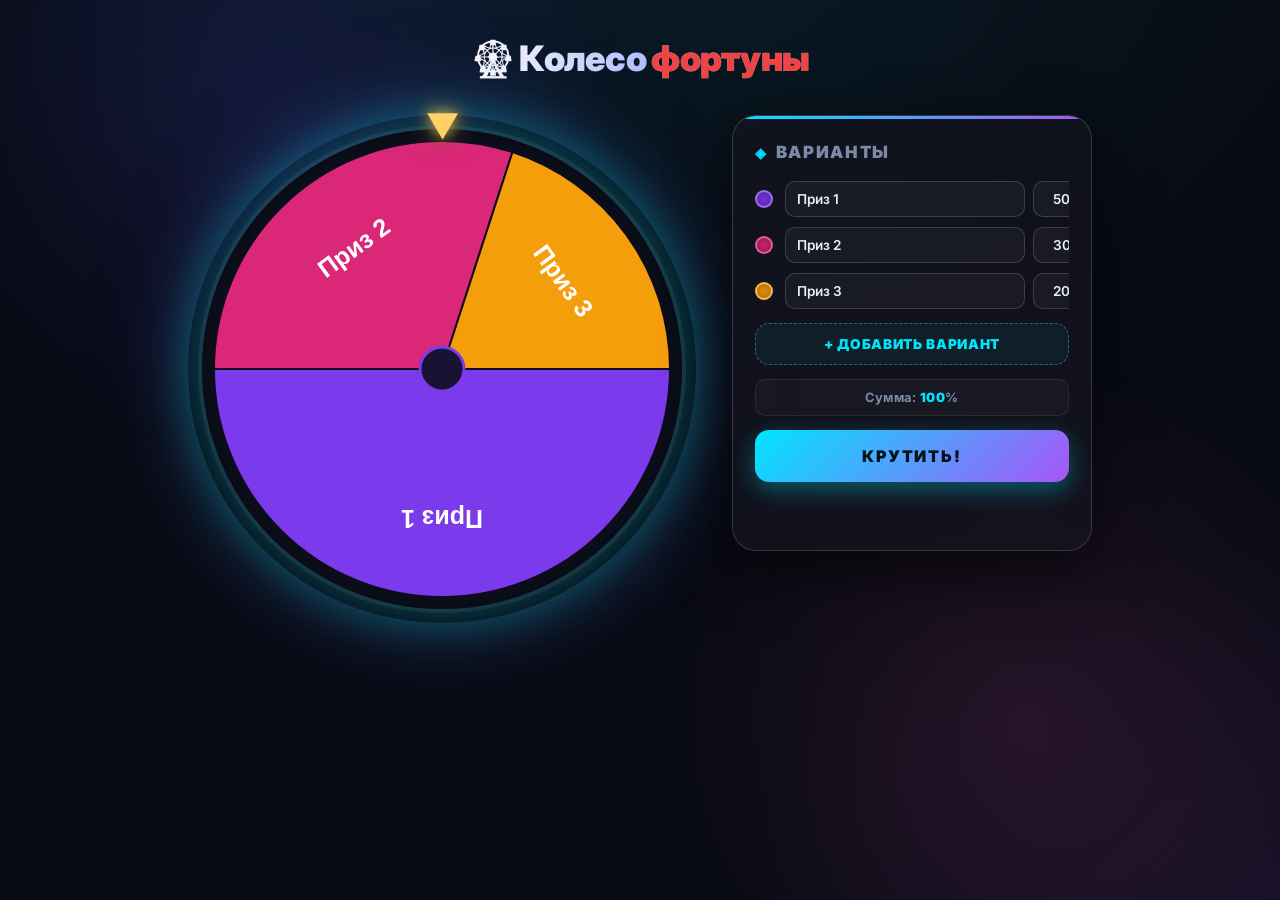
<file: index.html>
<!DOCTYPE html>
<html lang="ru">
<head>
  <meta charset="UTF-8">
  <meta name="viewport" content="width=device-width, initial-scale=1.0">
  <title>Колесо фортуны 🎡 — DFL Ultimate</title>
  <link rel="preconnect" href="https://fonts.googleapis.com">
  <link rel="preconnect" href="https://fonts.gstatic.com" crossorigin>
  <link href="https://fonts.googleapis.com/css2?family=Inter:opsz,wght@14..32,400;14..32,600;14..32,800;14..32,900&display=swap" rel="stylesheet">
  <link rel="stylesheet" href="style.css">
</head>
<body>

  <h1>🎡 Колесо <span class="accent">фортуны</span></h1>

  <div class="app">
    <div class="wheel-wrap">
      <canvas id="wheel" width="480" height="480"></canvas>
      <div class="pointer">▼</div>
    </div>

    <div class="panel">
      <h2>Варианты</h2>
      <div id="sectors" class="sectors"></div>

      <button id="addBtn" class="btn-add">+ Добавить вариант</button>
      <div class="sum-info">Сумма: <span id="sum">100</span>%</div>
      <button id="spinBtn" class="btn-spin">Крутить!</button>
      <p id="result" class="result"></p>
    </div>
  </div>

  <script src="script.js"></script>
</body>
</html>
</file>
<file: style.css>
:root{
  --bg:#080b14;--bg-2:#0e1322;--panel:#121828;--panel-2:#1a2236;
  --line:rgba(255,255,255,.08);--line-2:rgba(255,255,255,.16);
  --text:#e8eefc;--muted:#7c8aa5;
  --cyan:#00e5ff;--gold:#ffd166;--gold-2:#f59e0b;--violet:#a855f7;--red:#ef4444;
  --radius:24px;--radius-sm:14px;
  --shadow:0 20px 60px rgba(0,0,0,.6);--shadow-sm:0 6px 18px rgba(0,0,0,.4);
  --grad:linear-gradient(135deg,#00e5ff,#a855f7);
  --grad-gold:linear-gradient(135deg,#ffd166,#f59e0b);
}

*{margin:0;padding:0;box-sizing:border-box}

body{
  background:
    radial-gradient(1200px 800px at 50% -10%,rgba(0,229,255,.08),transparent 60%),
    radial-gradient(900px 600px at 100% 100%,rgba(168,85,247,.08),transparent 60%),
    var(--bg);
  color:var(--text);min-height:100vh;line-height:1.5;
  font-family:'Inter',-apple-system,BlinkMacSystemFont,'Segoe UI',sans-serif;
  -webkit-font-smoothing:antialiased;overflow-x:hidden;
  display:flex;flex-direction:column;align-items:center;
  padding:32px 20px 60px;gap:26px;position:relative;
}

body::before{
  content:'';position:fixed;top:-30%;left:-10%;width:60%;height:80%;z-index:-1;
  background:radial-gradient(circle,rgba(80,70,229,.16) 0%,transparent 70%);
  pointer-events:none;
}
body::after{
  content:'';position:fixed;bottom:-20%;right:-10%;width:60%;height:80%;z-index:-1;
  background:radial-gradient(circle,rgba(236,72,153,.12) 0%,transparent 70%);
  pointer-events:none;
}

h1{
  font-size:clamp(1.6rem,4vw,2.2rem);font-weight:900;letter-spacing:-.02em;
  background:linear-gradient(to right,#ffffff,#a5b4fc 60%,#c084fc);
  -webkit-background-clip:text;background-clip:text;
  -webkit-text-fill-color:transparent;
  text-align:center;margin-bottom:4px;
}
h1 .accent{color:var(--red);-webkit-text-fill-color:var(--red)}

.app{
  display:flex;gap:36px;flex-wrap:wrap;justify-content:center;
  align-items:flex-start;max-width:980px;width:100%;
}

/* ===== WHEEL ===== */
.wheel-wrap{
  position:relative;padding:14px;border-radius:50%;
  background:radial-gradient(circle,rgba(0,229,255,.12),transparent 70%);
  box-shadow:0 0 70px rgba(0,229,255,.25),0 0 120px rgba(168,85,247,.15);
}
canvas{
  display:block;background:#0d1220;border-radius:50%;
  box-shadow:
    0 0 0 4px rgba(255,255,255,.06),
    0 0 50px rgba(0,229,255,.35),
    inset 0 0 40px rgba(0,0,0,.6);
  max-width:100%;height:auto;
}
.pointer{
  position:absolute;top:-6px;left:50%;transform:translateX(-50%);
  font-size:34px;line-height:1;color:var(--gold);
  text-shadow:0 0 14px rgba(255,209,102,.9),0 0 28px rgba(255,209,102,.5);
  z-index:2;filter:drop-shadow(0 2px 4px rgba(0,0,0,.6));
  animation:pointerBob 2.4s ease-in-out infinite;
}
@keyframes pointerBob{
  0%,100%{transform:translateX(-50%) translateY(0)}
  50%{transform:translateX(-50%) translateY(-4px)}
}

/* ===== PANEL ===== */
.panel{
  width:360px;max-width:100%;
  background:rgba(20,20,30,.7);
  backdrop-filter:blur(14px);-webkit-backdrop-filter:blur(14px);
  border:1px solid var(--line-2);
  border-radius:var(--radius);
  padding:24px 22px;
  display:flex;flex-direction:column;gap:14px;
  box-shadow:var(--shadow);
  position:relative;overflow:hidden;
  animation:fadeUp .6s cubic-bezier(.2,.8,.2,1);
}
.panel::before{
  content:'';position:absolute;top:0;left:0;right:0;height:3px;
  background:var(--grad);
}
.panel h2{
  font-size:1.05rem;font-weight:900;text-transform:uppercase;
  letter-spacing:.1em;color:var(--muted);
  display:flex;align-items:center;gap:8px;margin-bottom:2px;
}
.panel h2::before{content:"◈";color:var(--cyan);font-size:.9rem}

/* ===== SECTORS ===== */
.sectors{
  display:flex;flex-direction:column;gap:10px;
  max-height:320px;overflow-y:auto;padding-right:6px;
}
.sectors::-webkit-scrollbar{width:6px}
.sectors::-webkit-scrollbar-thumb{background:rgba(168,85,247,.4);border-radius:999px}
.sectors::-webkit-scrollbar-track{background:transparent}

.sector-row{
  display:grid;grid-template-columns:22px 1fr 72px 30px;
  gap:8px;align-items:center;
}
.sector-color{
  width:18px;height:18px;border-radius:50%;
  border:2px solid rgba(255,255,255,.25);
  box-shadow:0 0 10px rgba(0,0,0,.4) inset;
}
.sector-row input[type="text"],
.sector-row input[type="number"]{
  padding:9px 11px;border-radius:10px;
  border:1px solid var(--line-2);
  background:rgba(255,255,255,.04);
  color:var(--text);font-size:.85rem;font-family:inherit;
  outline:none;transition:.2s;font-weight:600;
}
.sector-row input[type="number"]{text-align:center}
.sector-row input:focus{
  border-color:var(--cyan);
  background:rgba(0,229,255,.06);
  box-shadow:0 0 0 3px rgba(0,229,255,.15);
}
.remove-btn{
  background:rgba(239,68,68,.12);
  border:1px solid rgba(239,68,68,.3);
  color:#fca5a5;font-size:16px;line-height:1;
  width:30px;height:30px;border-radius:8px;
  cursor:pointer;transition:.2s;
  display:grid;place-items:center;font-weight:900;
}
.remove-btn:hover{background:rgba(239,68,68,.3);color:#fff;transform:scale(1.08)}

/* ===== BUTTONS ===== */
button{font-family:inherit;cursor:pointer;border:none;border-radius:var(--radius-sm);transition:.25s}

.btn-add{
  padding:12px;background:rgba(0,229,255,.06);
  border:1px dashed rgba(0,229,255,.45);
  color:var(--cyan);font-size:.85rem;font-weight:900;
  letter-spacing:.05em;text-transform:uppercase;
}
.btn-add:hover{
  background:rgba(0,229,255,.14);
  border-color:var(--cyan);
  transform:translateY(-1px);
}

.btn-spin{
  padding:16px;background:var(--grad);color:#04121c;
  font-size:1rem;font-weight:900;letter-spacing:.12em;text-transform:uppercase;
  box-shadow:0 8px 24px rgba(0,229,255,.35);
}
.btn-spin:hover:not(:disabled){
  transform:translateY(-2px);
  box-shadow:0 12px 32px rgba(0,229,255,.5);
}
.btn-spin:active:not(:disabled){transform:scale(.98)}
.btn-spin:disabled{opacity:.45;cursor:not-allowed;box-shadow:none;transform:none}

.sum-info{
  text-align:center;font-size:.8rem;font-weight:700;color:var(--muted);
  padding:8px 12px;border-radius:10px;
  background:rgba(255,255,255,.03);border:1px solid var(--line);
  letter-spacing:.04em;
}
.sum-info #sum{color:var(--cyan);font-weight:900}
.sum-info .bad{color:var(--red);font-weight:900}
.sum-info .ok{color:var(--green);font-weight:900}

.result{
  text-align:center;font-size:1.15rem;font-weight:900;color:var(--gold);
  min-height:30px;letter-spacing:.02em;
  text-shadow:0 0 16px rgba(255,209,102,.5);
}
.result.win{animation:resultPop .6s cubic-bezier(.2,.8,.2,1)}
@keyframes resultPop{
  0%{transform:scale(.7);opacity:0}
  60%{transform:scale(1.08)}
  100%{transform:scale(1);opacity:1}
}

@keyframes fadeUp{from{opacity:0;transform:translateY(20px)}to{opacity:1;transform:translateY(0)}}

@media (max-width:860px){
  .app{flex-direction:column;align-items:center;gap:26px}
  canvas{width:min(340px,86vw);height:min(340px,86vw)}
  .panel{width:100%;max-width:420px}
}
@media (prefers-reduced-motion:reduce){
  *{animation:none!important;transition:none!important}
}
</file>
